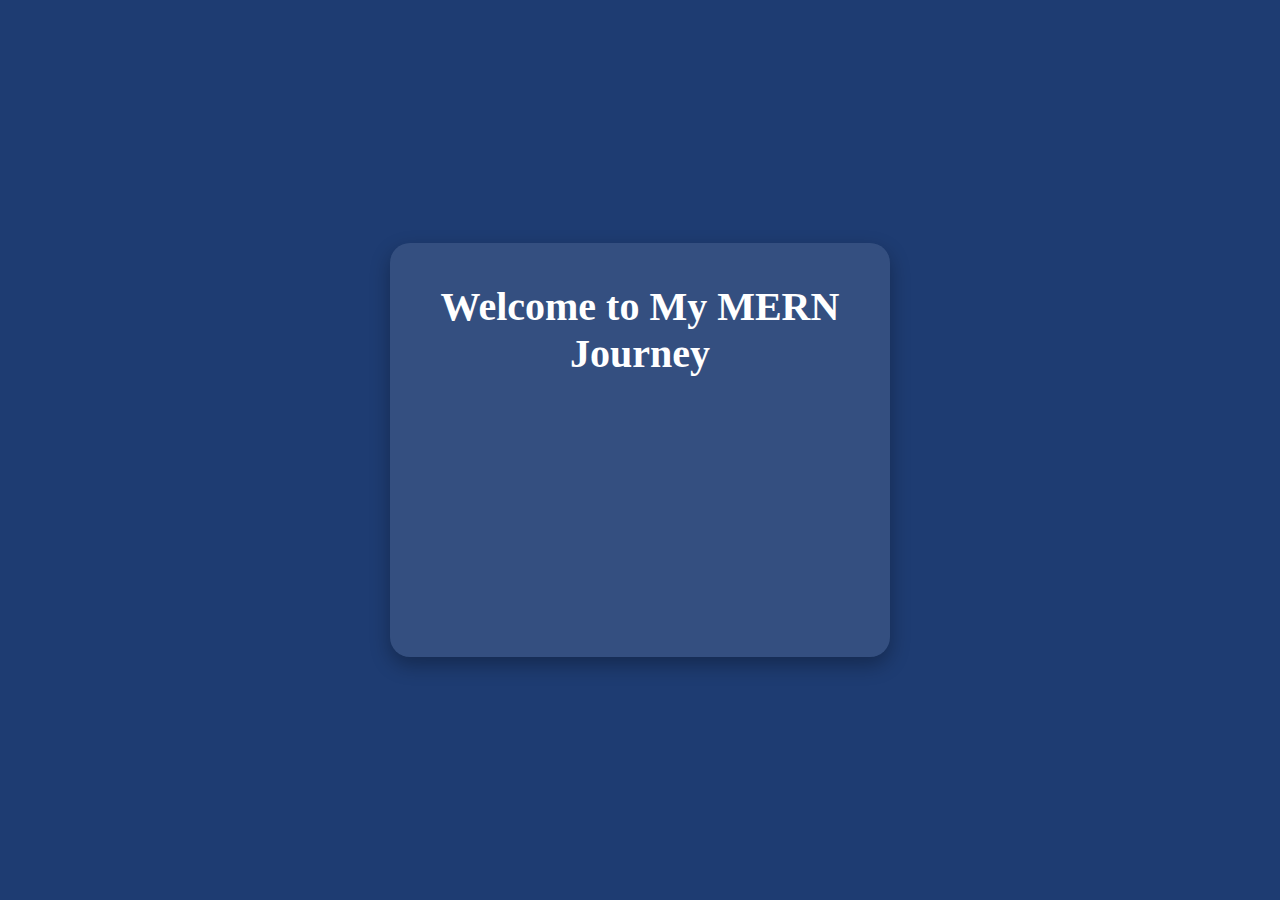
<file: index.html>
<!DOCTYPE html>
<html lang="en">
<head>
  <meta charset="UTF-8" />
  <meta name="viewport" content="width=device-width, initial-scale=1.0" />
  <title>My MERN Internship - Day 1</title>
<link rel="stylesheet" href="styles.css">
</head>
<body>
  <div class="card">
    <h1> Welcome to My MERN Journey</h1>
    <p>Hello! I'm <span class="highlight">Mohammed Absar</span>, a passionate CS student starting my MERN internship.</p>
    <p>This is my <span class="highlight">Day 1 Task</span>: creating a HTML page with style and structure.</p>
    <p>Looking forward to building amazing projects with <span class="highlight">MongoDB, Express, React, and Node.js</span>!</p>
    <footer>📅 Date: June 10, 2025</footer>
  </div>
</body>
</html>
</file>
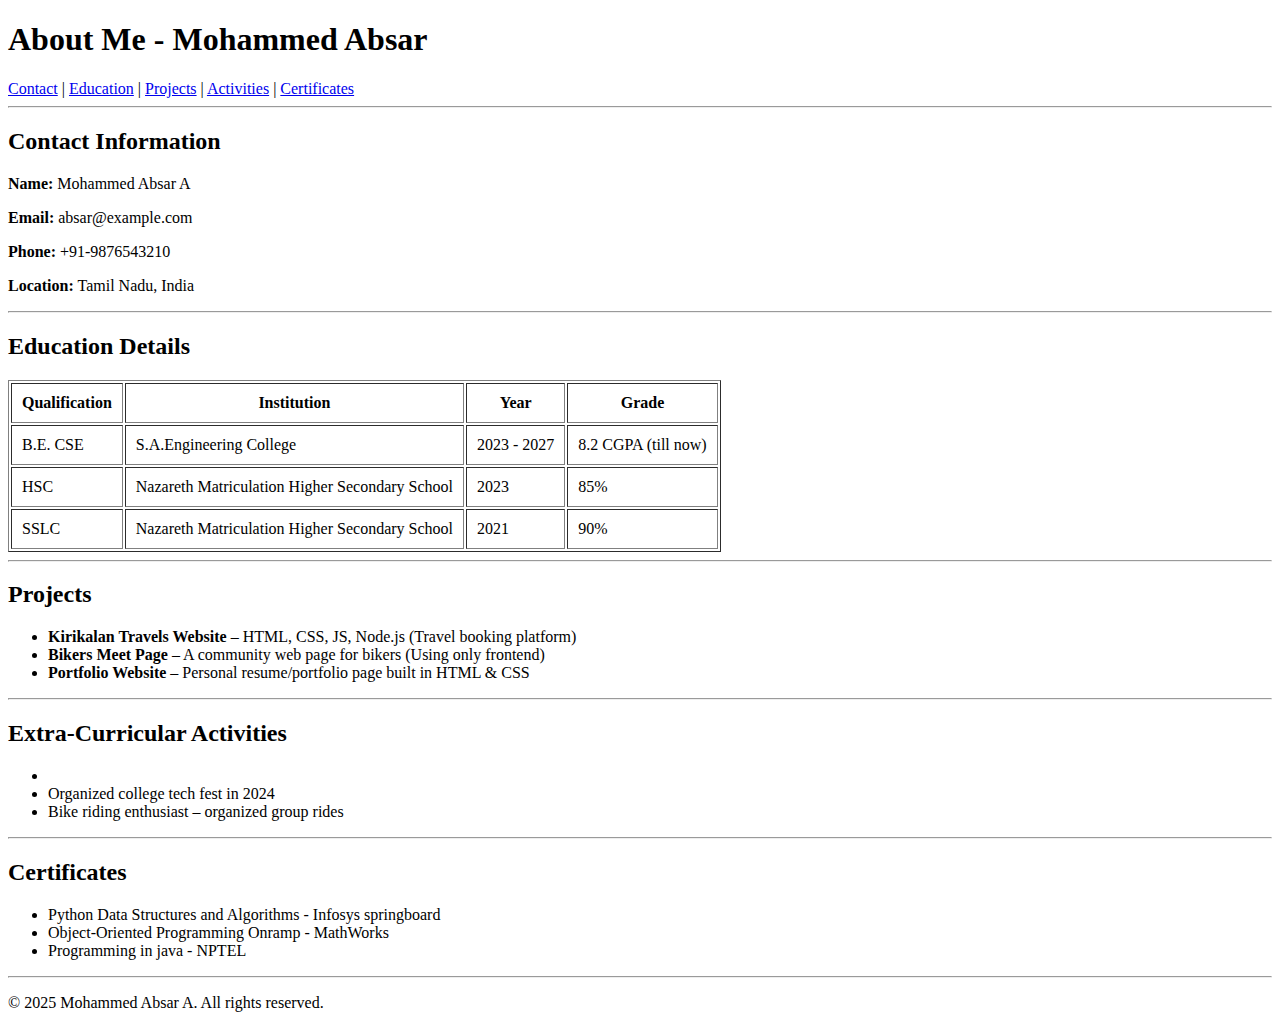
<file: about.html>
<!DOCTYPE html>
<html lang="en">
<head>
  <meta charset="UTF-8">
  <title>About Me - Mohammed Absar</title>
</head>
<body>
  <header>
    <h1>About Me - Mohammed Absar</h1>
    <nav>
      <a href="#contact">Contact</a> |
      <a href="#education">Education</a> |
      <a href="#projects">Projects</a> |
      <a href="#activities">Activities</a> |
      <a href="#certificates">Certificates</a>
    </nav>
    <hr>
  </header>

  <!-- Contact Info -->
  <section id="contact">
    <h2> Contact Information</h2>
    <p><strong>Name:</strong> Mohammed Absar A</p>
    <p><strong>Email:</strong> absar@example.com</p>
    <p><strong>Phone:</strong> +91-9876543210</p>
    <p><strong>Location:</strong> Tamil Nadu, India</p>
  </section>

  <hr>

  <!-- Education Section -->
  <section id="education">
    <h2> Education Details</h2>
    <table border="1" cellpadding="10">
      <thead>
        <tr>
          <th>Qualification</th>
          <th>Institution</th>
          <th>Year</th>
          <th>Grade</th>
        </tr>
      </thead>
      <tbody>
        <tr>
          <td>B.E. CSE</td>
          <td>S.A.Engineering College</td>
          <td>2023 - 2027</td>
          <td>8.2 CGPA (till now)</td>
        </tr>
        <tr>
          <td>HSC</td>
          <td>Nazareth Matriculation Higher Secondary School</td>
          <td>2023</td>
          <td>85%</td>
        </tr>
        <tr>
          <td>SSLC</td>
          <td>Nazareth Matriculation Higher Secondary School</td>
          <td>2021</td>
          <td>90%</td>
        </tr>
      </tbody>
    </table>
  </section>

  <hr>

  <!-- Projects Section -->
  <section id="projects">
    <h2> Projects</h2>
    <ul>
      <li><strong>Kirikalan Travels Website</strong> – HTML, CSS, JS, Node.js (Travel booking platform)</li>
      <li><strong>Bikers Meet Page</strong> – A community web page for bikers (Using only frontend)</li>
      <li><strong>Portfolio Website</strong> – Personal resume/portfolio page built in HTML & CSS</li>
    </ul>
  </section>

  <hr>

  <!-- Activities -->
  <section id="activities">
    <h2> Extra-Curricular Activities</h2>
    <ul>
      <li></li>
      <li>Organized college tech fest in 2024</li>
      <li>Bike riding enthusiast – organized group rides</li>
    </ul>
  </section>

  <hr>

  <!-- Certificates -->
  <section id="certificates">
    <h2> Certificates</h2>
    <ul>
      <li>Python Data Structures and Algorithms - Infosys springboard</li>
      <li>Object-Oriented Programming Onramp - MathWorks</li>
      <li>Programming in java - NPTEL</li>
    </ul>
  </section>

  <hr>

  <!-- Footer -->
  <footer>
    <p>© 2025 Mohammed Absar A. All rights reserved.</p>
  </footer>

</body>
</html>
</file>
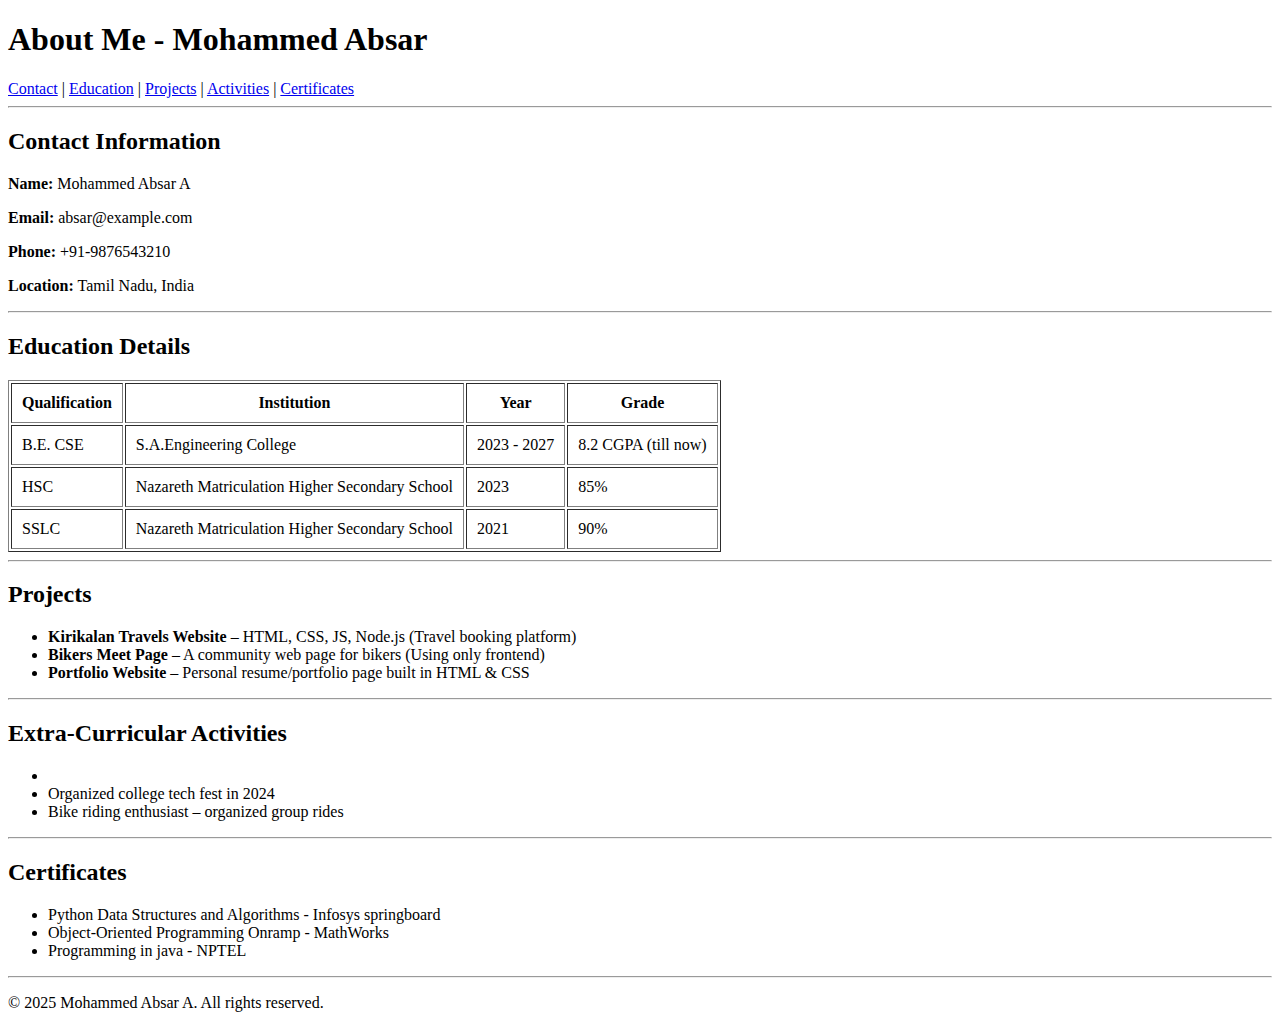
<file: day1.html>
<!DOCTYPE html>
<html lang="en">
<head>
  <meta charset="UTF-8">
  <title>Day-1</title>
</head>
<body>
  <header>
    <h1>About Me - Mohammed Absar</h1>
    <nav>
      <a href="#contact">Contact</a> |
      <a href="#education">Education</a> |
      <a href="#projects">Projects</a> |
      <a href="#activities">Activities</a> |
      <a href="#certificates">Certificates</a>
    </nav>
    <hr>
  </header>

  <!-- Contact Info -->
  <section id="contact">
    <h2> Contact Information</h2>
    <p><strong>Name:</strong> Mohammed Absar A</p>
    <p><strong>Email:</strong> absar@example.com</p>
    <p><strong>Phone:</strong> +91-9876543210</p>
    <p><strong>Location:</strong> Tamil Nadu, India</p>
  </section>

  <hr>

  <!-- Education Section -->
  <section id="education">
    <h2> Education Details</h2>
    <table border="1" cellpadding="10">
      <thead>
        <tr>
          <th>Qualification</th>
          <th>Institution</th>
          <th>Year</th>
          <th>Grade</th>
        </tr>
      </thead>
      <tbody>
        <tr>
          <td>B.E. CSE</td>
          <td>S.A.Engineering College</td>
          <td>2023 - 2027</td>
          <td>8.2 CGPA (till now)</td>
        </tr>
        <tr>
          <td>HSC</td>
          <td>Nazareth Matriculation Higher Secondary School</td>
          <td>2023</td>
          <td>85%</td>
        </tr>
        <tr>
          <td>SSLC</td>
          <td>Nazareth Matriculation Higher Secondary School</td>
          <td>2021</td>
          <td>90%</td>
        </tr>
      </tbody>
    </table>
  </section>

  <hr>

  <!-- Projects Section -->
  <section id="projects">
    <h2> Projects</h2>
    <ul>
      <li><strong>Kirikalan Travels Website</strong> – HTML, CSS, JS, Node.js (Travel booking platform)</li>
      <li><strong>Bikers Meet Page</strong> – A community web page for bikers (Using only frontend)</li>
      <li><strong>Portfolio Website</strong> – Personal resume/portfolio page built in HTML & CSS</li>
    </ul>
  </section>

  <hr>

  <!-- Activities -->
  <section id="activities">
    <h2> Extra-Curricular Activities</h2>
    <ul>
      <li></li>
      <li>Organized college tech fest in 2024</li>
      <li>Bike riding enthusiast – organized group rides</li>
    </ul>
  </section>

  <hr>

  <!-- Certificates -->
  <section id="certificates">
    <h2> Certificates</h2>
    <ul>
      <li>Python Data Structures and Algorithms - Infosys springboard</li>
      <li>Object-Oriented Programming Onramp - MathWorks</li>
      <li>Programming in java - NPTEL</li>
    </ul>
  </section>

  <hr>

  <!-- Footer -->
  <footer>
    <p>© 2025 Mohammed Absar A. All rights reserved.</p>
  </footer>

</body>
</html>
</file>
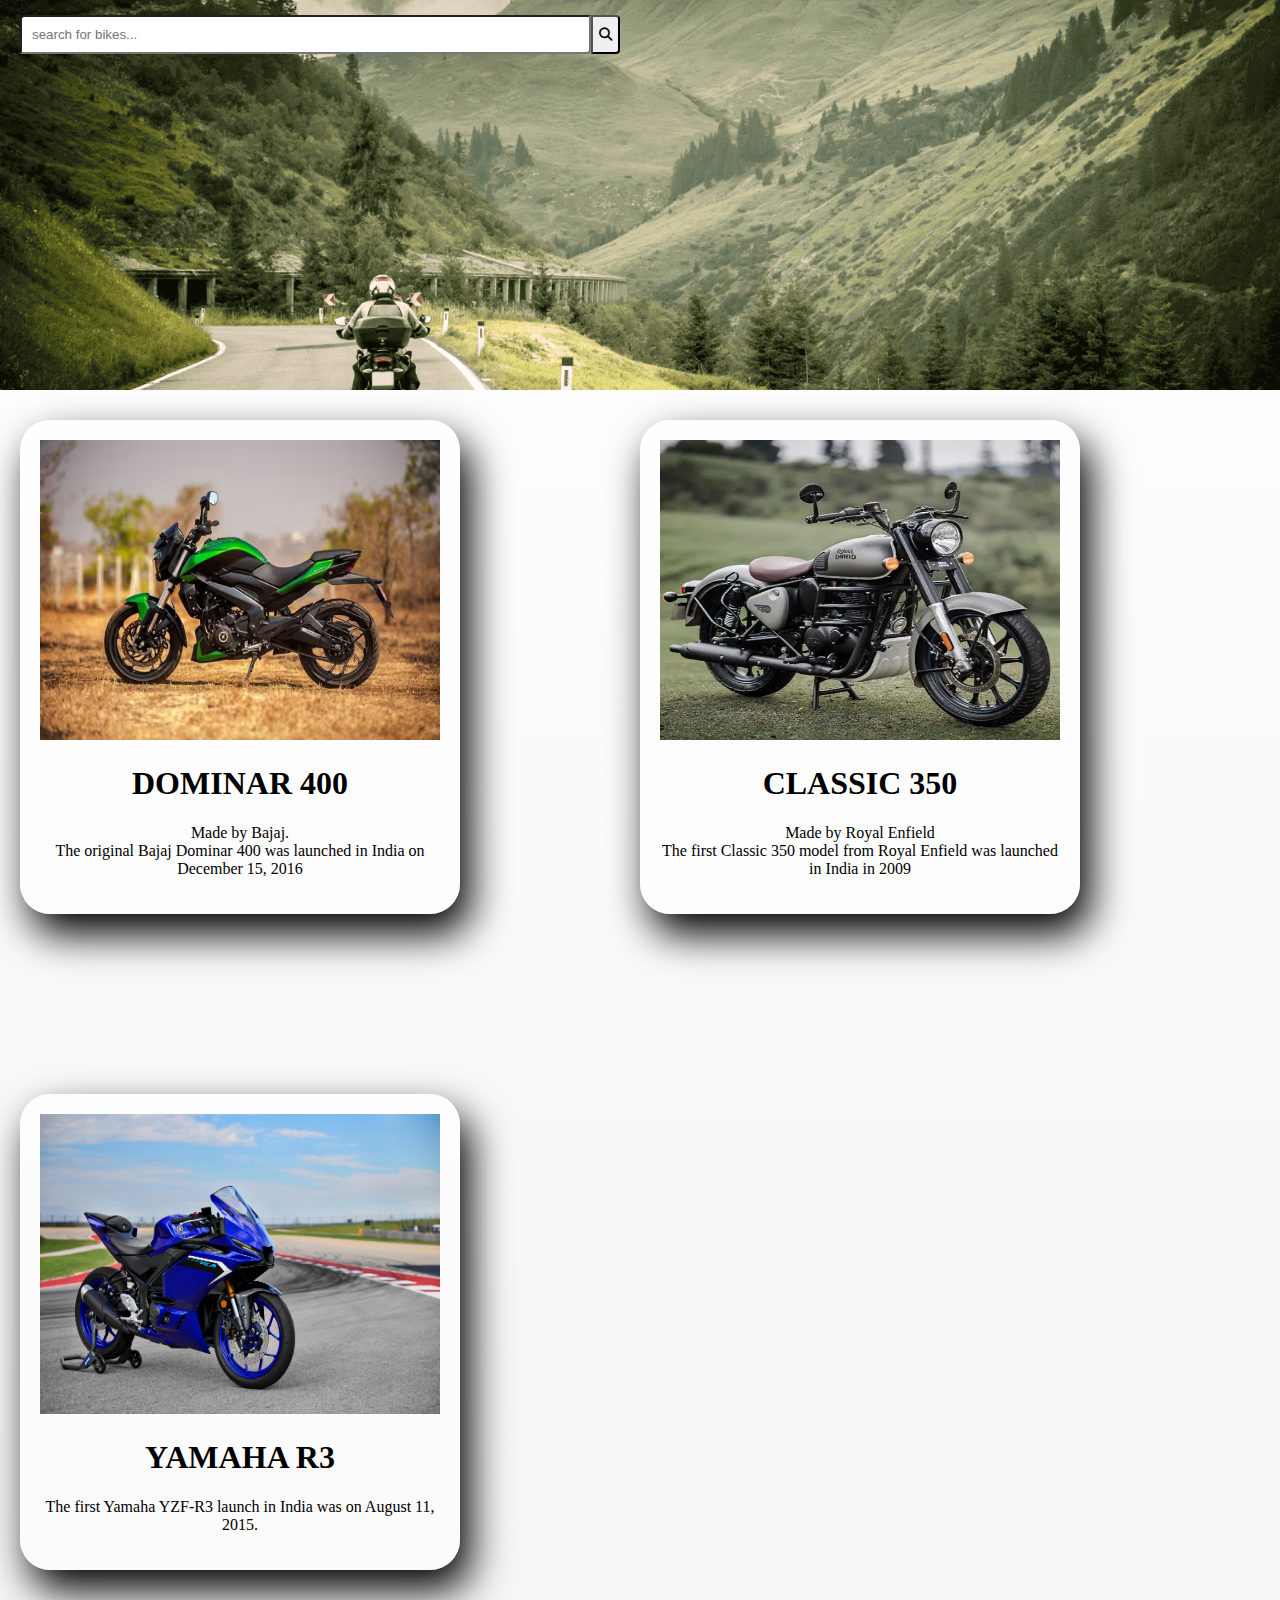
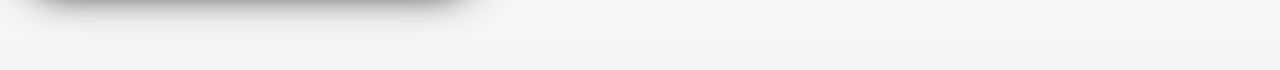
<file: day2.html>
<!DOCTYPE html>
<html lang="en">
<head>
    <meta charset="UTF-8">
    <meta name="viewport" content="width=device-width, initial-scale=1.0">
    <title>Day2</title>
    <link
  rel="stylesheet"
  href="https://cdnjs.cloudflare.com/ajax/libs/font-awesome/6.5.0/css/all.min.css"
/>

 <link rel="stylesheet" href="styles2.css">
</head>
<body>
    <header class="header">
        <div class="searchbar">
            <input type="text" placeholder="search for bikes..."/>
            <button><i class="fas fa-search"></i></button>
        </div>
    </header>
    <div class="container">
    <div class="carts">
        <img src="dominar400.avif" width="400" height="300" ><br>
        <h1>DOMINAR 400</h1>
        <p>Made by Bajaj.<br>
           The original Bajaj Dominar 400 was launched in India on December 15, 2016
        </p>
    </div>
    <div class="carts">
        <img src="classic 350.webp" width="400" height="300"><br>
        <h1>CLASSIC 350</h1>
        <p>Made by Royal Enfield<br>
            The first Classic 350 model from Royal Enfield was launched in India in 2009</p>
    </div>
    <div class="carts">
        <img src="r3.jpg" width="400" height="300">
        <h1>YAMAHA R3</h1>
        <P>The first Yamaha YZF-R3 launch in India was on August 11, 2015.</P>
    </div>
    </div>
    <div class="container"></div>
</body>
</html>
</file>
<file: styles.css>
* {
      box-sizing: border-box;
      margin: 0;
      padding: 0;
    }

    body {
      background: #1e3c72;
      min-height: 100vh;
      display: flex;
      align-items: center;
      justify-content: center;
      
    }

    .card {
      background: rgba(255, 255, 255, 0.1);
      border-radius: 20px;
      padding: 40px;
      max-width: 500px;
      box-shadow: 0 8px 20px rgba(0, 0, 0, 0.3);
      text-align: center;
      animation: floatCard 6s ease-in-out infinite;
    }

    h1 {
      font-size: 2.5em;
      margin-bottom: 20px;
      color: #ffffff;
      animation: slideDown 1s ease-out;
    }

    p {
      font-size: 18px;
      line-height: 1.6;
      color: #e0e0e0;
      opacity: 0;
      animation: fadeIn 1.5s forwards;
    }

    p:nth-of-type(1) { animation-delay: 1s; }
    p:nth-of-type(2) { animation-delay: 1.5s; }
    p:nth-of-type(3) { animation-delay: 2s; }

    .highlight {
      color: #ffd700;
      font-weight: bold;
      animation: glow 2s infinite alternate;
    }

    footer {
      margin-top: 30px;
      font-size: 14px;
      color: #cccccc;
      opacity: 0;
      animation: fadeIn 1.5s forwards;
      animation-delay: 2.5s;
    }

    /* --- Animations --- */
    @keyframes fadeIn {
      to {
        opacity: 1;
      }
    }

    @keyframes slideDown {
      from {
        opacity: 0;
        transform: translateY(-40px);
      }
      to {
        opacity: 1;
        transform: translateY(0);
      }
    }

    

    @keyframes floatCard {
      0%   { transform: translateY(0px); }
      50%  { transform: translateY(-10px); }
      100% { transform: translateY(0px); }
    }
</file>
<file: styles2.css>
body {
  background: linear-gradient(to bottom, #ffffff, #f5f5f5);
  min-height: 100vh;
  margin: 0;
  padding-top: 40vh; 
  display: flex;
  flex-direction: column;
  align-items: center;
  justify-content: flex-start;
}

.carts{
    box-shadow: 10px 20px 40px;
    border-radius: 30px;
    max-width: 400px;
    justify-content: center;
    text-align: center;
    padding: 20px;
    background: rgba(255, 255, 255, 0.582);
    align-items: center;
    transition: transform 0.3s ease ease-in-out;

}
.carts:hover{
    background-color:white;
    transform: scale(1.1) ;
}
.container{
    margin-top: 40px;
    display: flex;
    padding: 20px;
    gap: 20vh;
    flex-wrap: wrap;

}
.header{
    height: 40vh;
    width:100%;
    position: fixed;
    top: 0;
    left: 0;
    z-index: 999;
    align-items: center;
    justify-content: center;
    background-image: url(adventure.png);
    background-size: cover;
    background-position: center;
    background-repeat: no-repeat;
    flex-wrap: wrap;
    padding: 15px 20px;
    gap: 20px;
}
.searchbar{
    flex: 1;
    display: flex;
    max-width: 600px;
    
}
.searchbar input{
    flex: 1;
    padding: 10px;
    border-radius: 4px 0 4px 0;

}
.searchbar button{
    cursor: pointer;
    border-radius:0 4px 4px 0 ;
}
</file>
